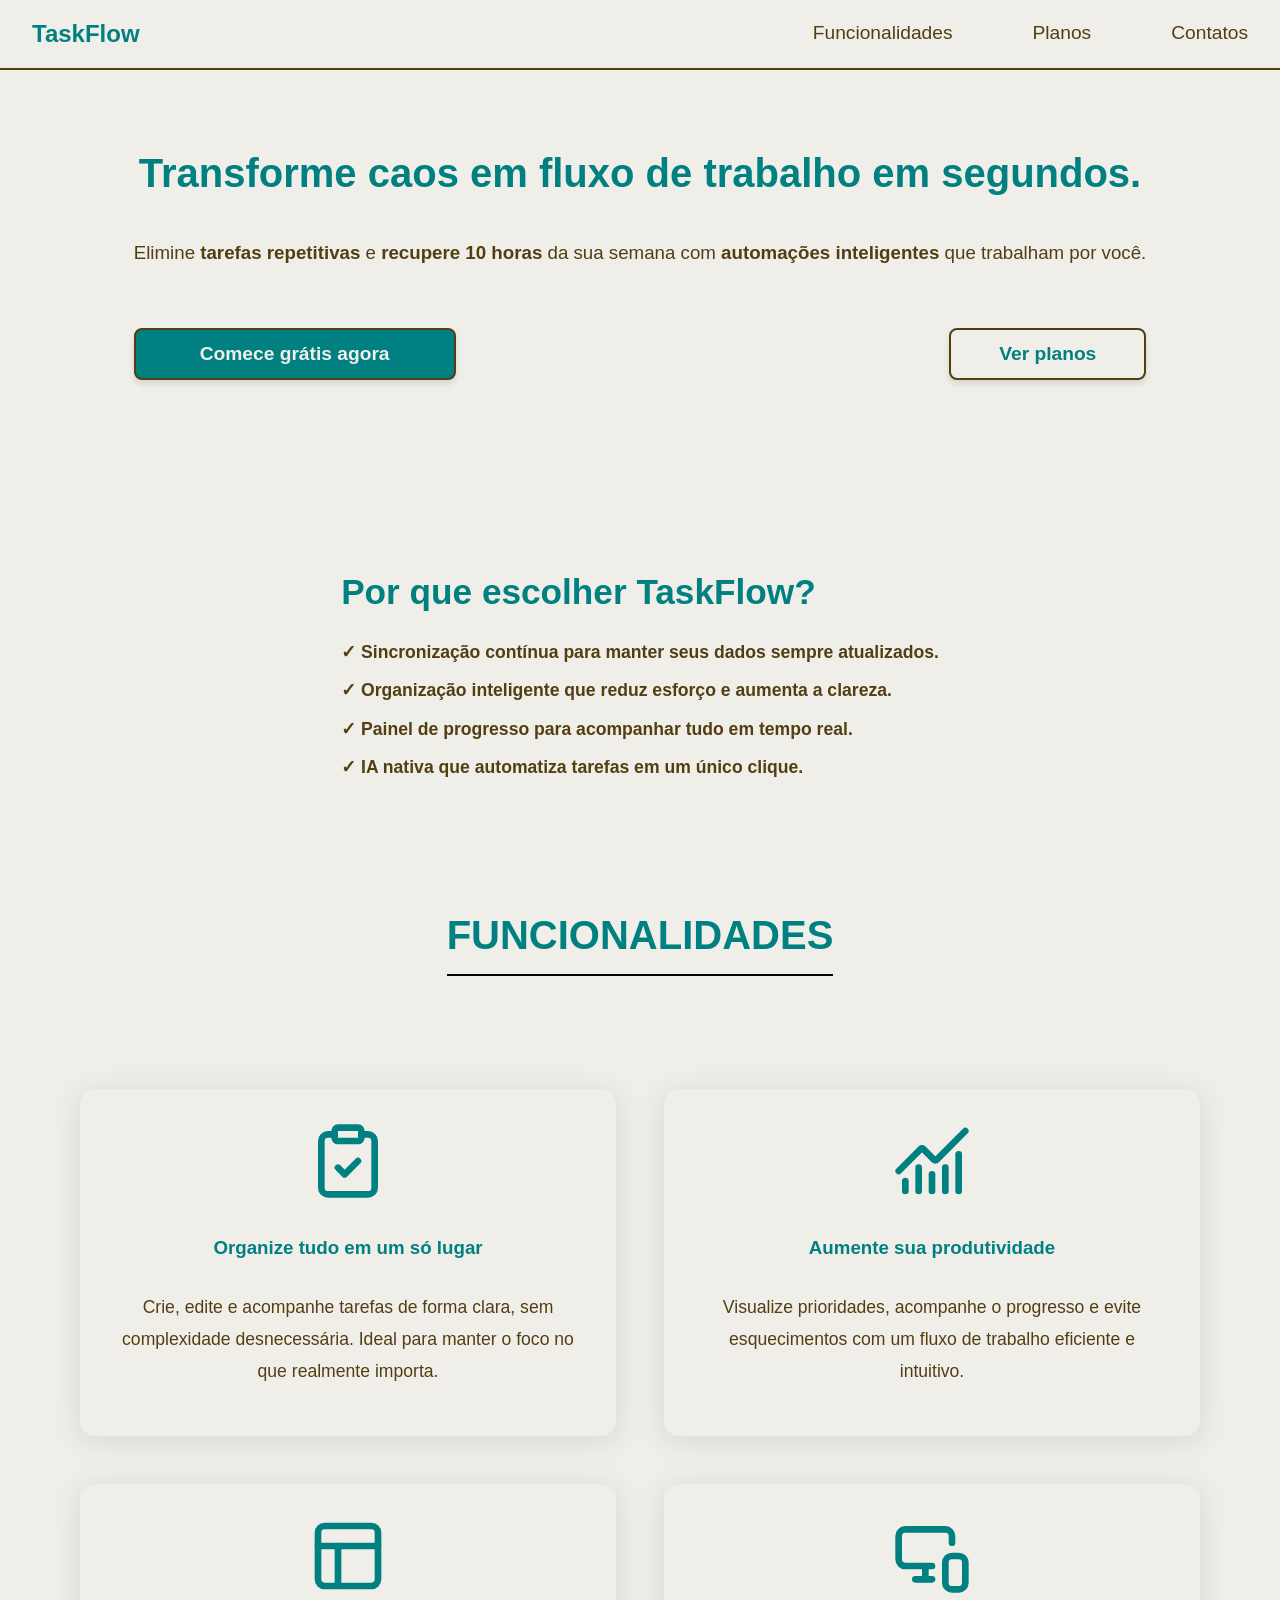
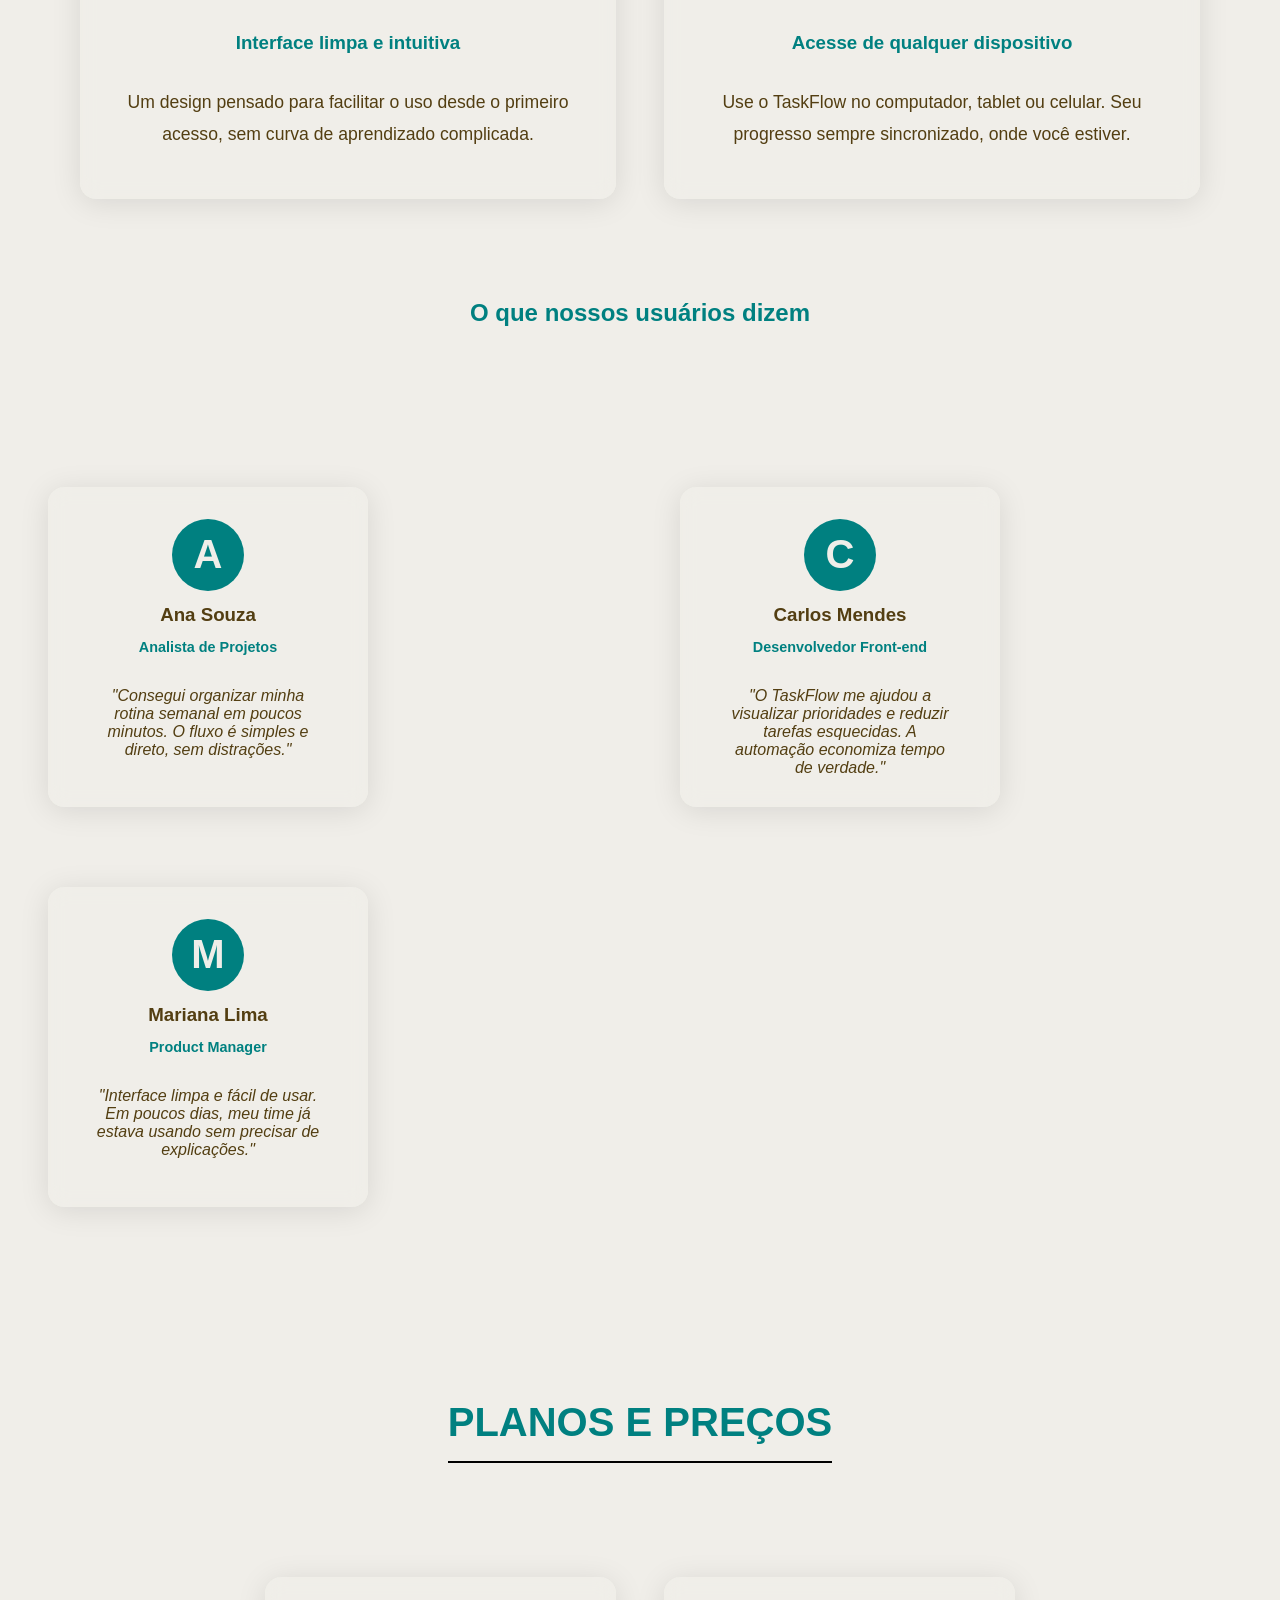
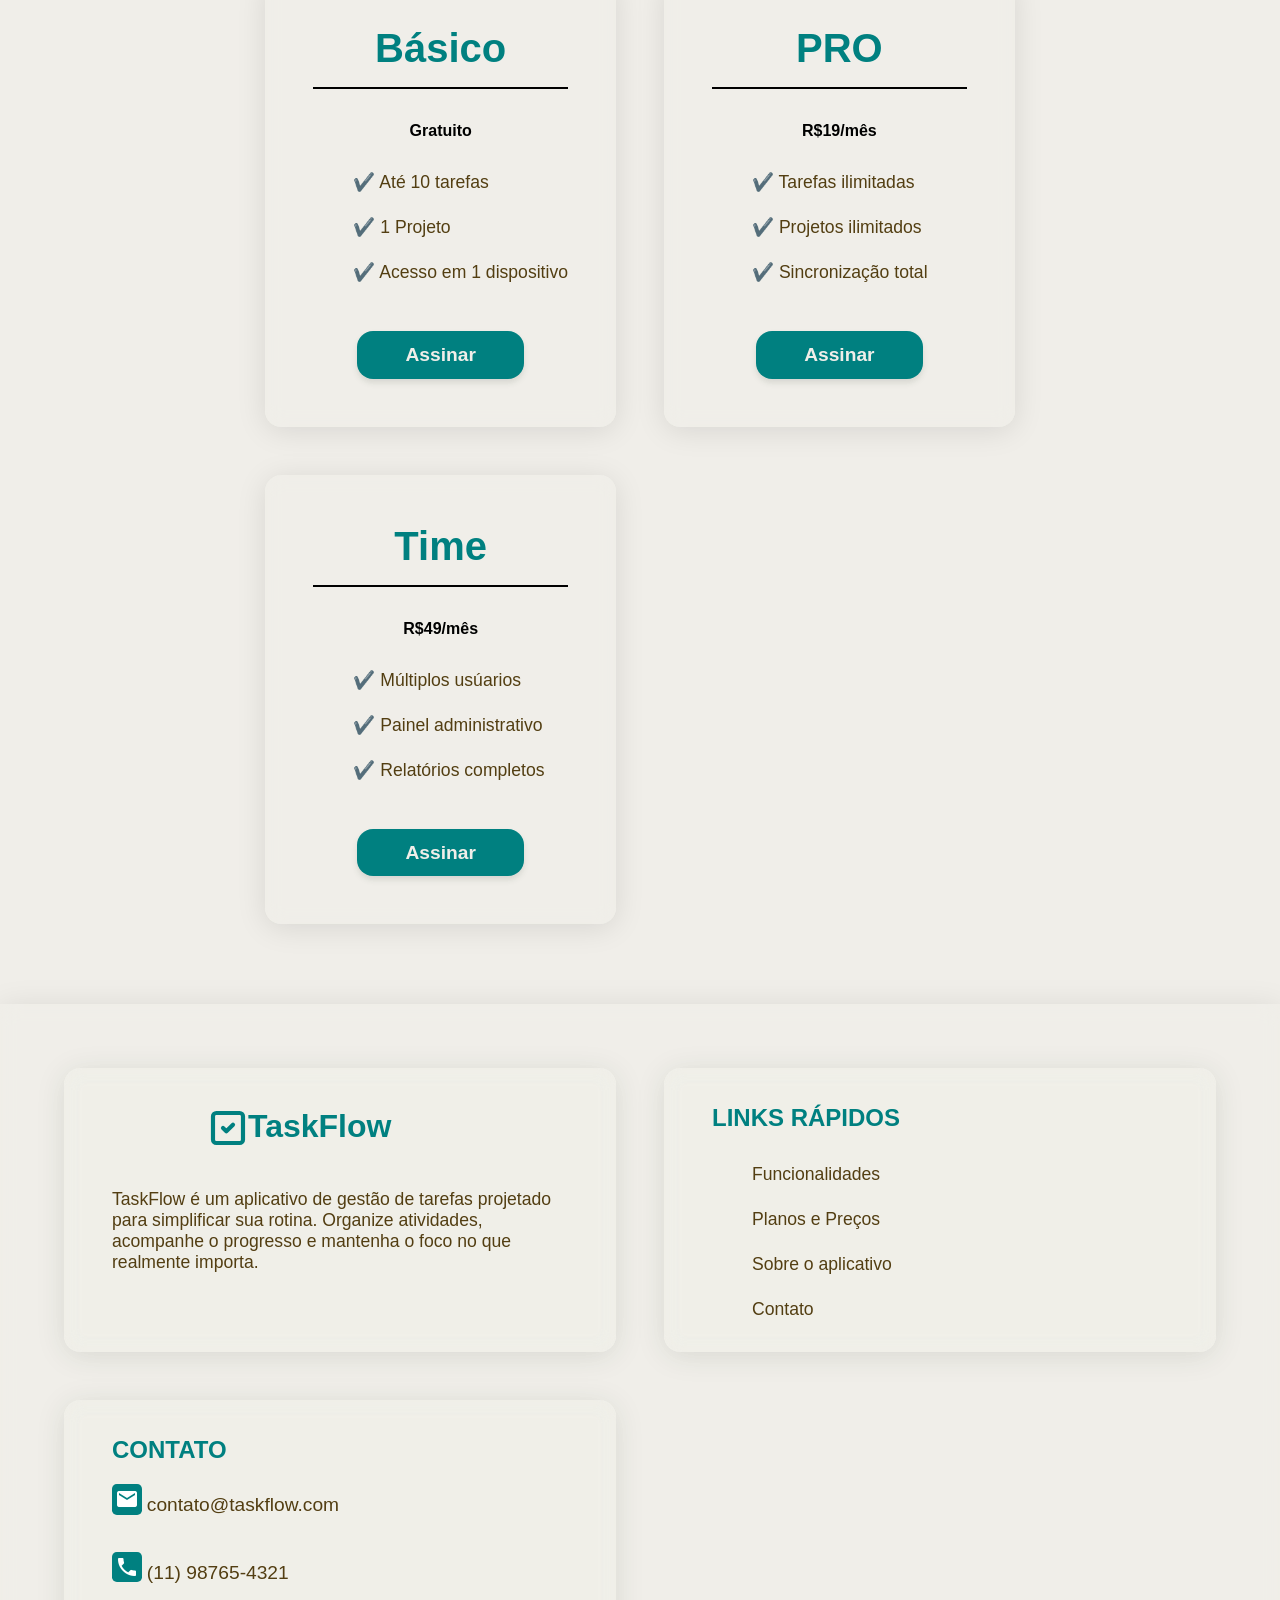
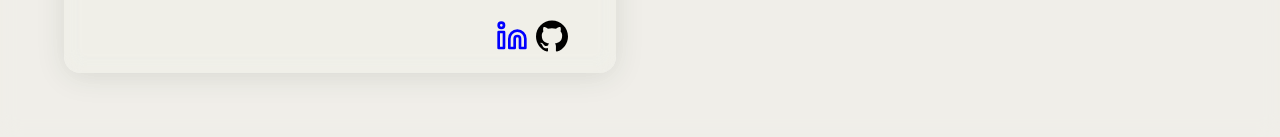
<file: taskflow-landing/index.html>
<!DOCTYPE html>
<html lang="pt-BR">

<head>
    <meta charset="UTF-8">
    <meta name="viewport" content="width=device-width, initial-scale=1.0">
    <title>TaskFlow | Organize suas tarefas</title>
    <link rel="stylesheet" href="css/style.css">
    <link rel="stylesheet" href="css/variaveis.css">
    <link href="https://fonts.googleapis.com/icon?family=Material+Icons" rel="stylesheet">
</head>

<body>
    <header>
        <nav>
            <h1>TaskFlow</h1>
            <ul class="ul-nav">
                <li><a href="#features">Funcionalidades</a></li>
                <li><a href="#pricing">Planos</a></li>
                <li><a href="#contact">Contatos</a></li>
            </ul>
        </nav>
    </header>

    <main>
        <section id="hero">
            <div class="title">
                <h1 class="h1-hero"> Transforme caos em fluxo de trabalho em segundos.</h1>
                <h3>
                    Elimine <strong> tarefas repetitivas </strong> e <strong> recupere 10 horas </strong>da sua semana
                    com <strong> automações inteligentes </strong> que trabalham por você.
                </h3>
                <div class="buttons-hero">
                    <a href="https://task-flow-app-lovat.vercel.app" target="_blank" rel="noopener" >
                        <button class="btn-free transition"> Comece grátis agora </button>
                    </a>
                    <a href="#pricing">
                        <button class="btn-view-plan transition"> Ver planos</button>
                    </a>
                </div>
            </div>

            <div class="description">
                <h2>Por que escolher TaskFlow?</h2>

                <p>✓ Sincronização contínua para manter seus dados sempre atualizados.</p>
                <p>✓ Organização inteligente que reduz esforço e aumenta a clareza.</p>
                <p>✓ Painel de progresso para acompanhar tudo em tempo real.</p>
                <p>✓ IA nativa que automatiza tarefas em um único clique.</p>
            </div>

        </section>


        <section id="features">
            <h1 class="h1-section">FUNCIONALIDADES</h1>
            <div class="features">
                <div class="feature-card effect-glass">
                    <img class="images-feature" src="assets/images/clipboard-check.svg" alt="imagem de um check">

                    <h3>Organize tudo em um só lugar</h3>
                    <p>Crie, edite e acompanhe tarefas de forma clara, sem complexidade desnecessária. Ideal para manter
                        o
                        foco no que realmente importa.</p>
                </div>
                <div class="feature-card effect-glass">
                    <img class="images-feature" src="assets/images/chart-no-axes-combined.svg"
                        alt="imagem de grafico crescente">

                    <h3>Aumente sua produtividade</h3>
                    <p>Visualize prioridades, acompanhe o progresso e evite esquecimentos com um fluxo de trabalho
                        eficiente
                        e intuitivo.</p>
                </div>
                <div class="feature-card effect-glass">
                    <img class="images-feature" src="assets/images/layout (1).svg"
                        alt="imagem que mostra um layout organizado">

                    <h3>Interface limpa e intuitiva</h3>
                    <p>Um design pensado para facilitar o uso desde o primeiro acesso, sem curva de aprendizado
                        complicada.
                    </p>
                </div>
                <div class="feature-card effect-glass">
                    <img class="images-feature" src="assets/images/monitor-smartphone.svg"
                        alt="imagem que mostra monitor  e smartphone">

                    <h3>Acesse de qualquer dispositivo</h3>
                    <p>Use o TaskFlow no computador, tablet ou celular. Seu progresso sempre sincronizado, onde você
                        estiver.</p>
                </div>
            </div>
        </section>

        <!-- em construção -->
        <section id="testimonials">
            <h2>O que nossos usuários dizem</h2>
            <div class="testimonials-container">
                <div class="testimonials-card effect-glass">
                    <span class="avatar"></span>
                    <h3>Ana Souza</h3>
                    <h4>Analista de Projetos</h4>
                    <p>"Consegui organizar minha rotina semanal em poucos minutos. O fluxo é simples e direto, sem
                        distrações."</p>
                </div>
                <div class="testimonials-card effect-glass">
                    <span class="avatar"></span>
                    <h3>Carlos Mendes</h3>
                    <h4>Desenvolvedor Front-end</h4>
                    <p>"O TaskFlow me ajudou a visualizar prioridades e reduzir tarefas esquecidas. A automação
                        economiza tempo de verdade."</p>
                </div>
                <div class="testimonials-card effect-glass">
                    <span class="avatar"></span>
                    <h3>Mariana Lima</h3>
                    <h4>Product Manager</h4>
                    <p>"Interface limpa e fácil de usar. Em poucos dias, meu time já estava usando sem precisar de
                        explicações."</p>
                </div>
            </div>
        </section>

        <section id="pricing">
            <h1 class="h1-section ">PLANOS E PREÇOS</h1>
            <div class="plan-container">
                <div class="plan effect-glass">
                    <h1 class="h1-section">Básico</h1>
                    <h4>Gratuito</h4>
                    <ul class="ul-plan-and-footer">
                        <li>✔️ Até 10 tarefas</li>
                        <li>✔️ 1 Projeto</li>
                        <li>✔️ Acesso em 1 dispositivo</li>
                    </ul>
                    <button class="btn-plan transition">Assinar</button>
                </div>
                <div class="plan effect-glass">
                    <h1 class="h1-section">PRO</h1>
                    <h4>R$19/mês</h4>
                    <ul class="ul-plan-and-footer">
                        <li>✔️ Tarefas ilimitadas</li>
                        <li>✔️ Projetos ilimitados</li>
                        <li>✔️ Sincronização total</li>
                    </ul>
                    <button class="btn-plan transition">Assinar</button>
                </div>
                <div class="plan effect-glass">
                    <h1 class="h1-section">Time</h1>
                    <h4>R$49/mês</h4>
                    <ul class="ul-plan-and-footer">
                        <li>✔️ Múltiplos usúarios</li>
                        <li>✔️ Painel administrativo</li>
                        <li>✔️ Relatórios completos</li>
                    </ul>
                    <button class="btn-plan transition">Assinar</button>
                </div>

            </div>
        </section>
    </main>

    <footer id="contact">
        <div class="footer-container effect-glass ">
            <div class="description-footer effect-glass">
                <img class="logo-taskflow-footer" src="assets/images/square-check.svg" alt="imagem de um check">
                <h1 class="title-footer-logo">TaskFlow</h1>
                <p class="description-taskflow">
                    TaskFlow é um aplicativo de gestão de tarefas projetado para simplificar sua rotina. Organize
                    atividades, acompanhe o progresso e mantenha o foco no que realmente importa.</p>
            </div>

            <div class="speed-links effect-glass">
                <h2>LINKS RÁPIDOS</h2>
                <ul class="ul-plan-and-footer">
                    <li><a href="#features">Funcionalidades</a></li>
                    <li><a href="#pricing">Planos e Preços</a></li>
                    <li><a href="#hero">Sobre o aplicativo</a></li>
                    <li><a href="#contact">Contato</a></li>
                </ul>
            </div>

            <div class="contact effect-glass">
                <h2 class="title-footer-contact">CONTATO</h2>
                <div class="email">
                    <span class="material-icons icons">email </span> <a href="#contact"> contato@taskflow.com</a>
                </div>

                <div class="phone">
                    <span class="material-icons icons ">phone
                    </span>
                    <a href="#contact">(11) 98765-4321</a>
                </div>

                <div class="other-logos">
                    <a href="https://www.linkedin.com/in/wallace-almeida-salima/">
                        <img src="assets/icons/linkedin.svg" alt="logo do linkedin">
                    </a>
                    <a href="https://github.com/Wallacesalima/TaskFlow
                    ">
                        <img src="assets/icons/github.svg" alt="Logo do github">
                    </a>
                </div>
            </div>
        </div>
        </div>

    </footer>

    <script src="js/main.js" defer></script>
</body>

</html>
</file>
<file: taskflow-landing/css/style.css>
* {
    box-sizing: border-box;
}

html {
    scroll-behavior: smooth;
}

body {
    margin: 0;
    background-color: var(--cor-secundaria);
    font-family: Verdana, Geneva, Tahoma, sans-serif;
}

h1 {
    color: var(--cor-primaria);
}

.transition {
    transition: all 0.3s ease;
}

.h1-hero {
    font-size: 2.5rem;
}

nav {
    background-color: var(--cor-secundaria);
    display: flex;
    flex-direction: row;
    align-items: center;
    justify-content: space-between;
    padding: 0 2rem;
    border-bottom: solid 2px var(--cor-terciaria);
}

a {
    text-decoration: none;
    color: var(--cor-primaria);
    font-size: 1.2rem;
}

nav ul {
    gap: 5rem;
    padding: 0;
    margin: 0;
    display: flex;
    flex-direction: row;
}

.ul-nav a {
    color: var(--cor-terciaria);
}

nav ul li {
    border-bottom: solid var(--cor-secundaria) 2px;
}

nav ul li:hover {
    transition: all 0.7s ease-in;
    color: var(--cor-primaria);
    border-bottom: solid var(--cor-primaria) 2px;
}

li {
    list-style-type: none;
}

#hero {
    gap: 8rem;
    padding: 0 2rem;
    min-height: 90vh;
    align-items: center;
    display: flex;
    flex-direction: row;
    justify-content: center;
}

.title {
    padding: 3rem;
    text-align: center;
    flex: 1;
}

.title h3 {
    font-weight: normal;
    color: var(--cor-terciaria);
}

.btn-free {
    background-color: var(--cor-primaria);
    color: var(--cor-secundaria);
    padding: 0.8rem 4rem;
    border: solid 2px var(--cor-terciaria);
    border-radius: 0.5rem;
    cursor: pointer;
    font-size: 1.2rem;
    font-weight: bold;
    text-decoration: none;
    box-shadow: 0 4px 6px rgba(0, 0, 0, 0.1);
    margin-top: 2rem;
}

.btn-view-plan {
    background-color: var(--cor-secundaria);
    color: var(--cor-primaria);
    padding: 0.8rem 3rem;
    border: solid var(--cor-terciaria) 2px;
    border-radius: 0.5rem;
    cursor: pointer;
    font-size: 1.2rem;
    font-weight: bold;
    text-decoration: none;
    box-shadow: 0 4px 6px rgba(0, 0, 0, 0.1);
    margin-top: 2rem;
}

.buttons-hero {
    display: flex;
    flex-direction: row;
    justify-content: space-between;
}

.btn-free:hover {
    box-shadow: 0 4px 6px rgba(0, 0, 0, 0.3);
    opacity: 0.9;
    transform: translateY(-4px);
    transition: 0.3s ease;
}

.btn-view-plan:hover {
    background: rgba(0, 128, 128, 0.10);
    box-shadow: 0 4px 6px rgba(0, 0, 0, 0.3);
    transform: translateY(-4px);
    transition: 0.3s ease;
}

.description {
    flex: 1;
    text-align: left;
}

.description p {
    text-align: left;
    color: var(--cor-terciaria);
    font-size: 1.1rem;
    font-weight: 600;
}

.description h2 {
    font-size: 2.2rem;
}


h3,
h2 {
    color: var(--cor-primaria);
}

h3 {
    line-height: 3rem;
}

.feature-card p {
    color: var(--cor-terciaria);
    line-height: 2rem;
    font-size: 1.1rem;
}

#features {
    display: grid;
    place-items: center;
}

.features {
    padding: 5rem;
    gap: 3rem;
    display: grid;
    grid-template-columns: repeat(2, 1fr);
}

.feature-card {
    text-align: center;
    padding: 2rem;
}

.h1-section {
    text-align: center;
    font-size: 2.5rem;
    border-bottom: solid 2px #000;
    padding-bottom: 1rem;
}

.images-feature {
    width: 5rem;
}

.feature-card:hover {
    box-shadow: 0 4px 6px rgba(0, 0, 0, 0.3);

    background: rgba(0, 128, 128, 0.10);
    transform: translateY(-4px);
    transition: 0.3s ease;
}

#testimonials {
    justify-items: center;
    align-content: center;
}

#testimonials h2 {
    text-align: center;
}

.testimonials-container {
    justify-content: center;
    align-items: flex-end;
    display: flex;
    gap: 5rem;
    margin: 10rem 3rem;

}

.testimonials-card {
    display: flex;
    flex-direction: column;
    text-align: center;
    align-items: center;
    padding: 2rem 1rem;
    min-height: 20rem;
    max-height: 20rem;
    max-width: 20rem;
}

.testimonials-card:hover {
    transform: translateY(-4px)
}

.testimonials-card h3 {
    color: var(--cor-terciaria);
    margin: 0;
}

.testimonials-card h4 {
    color: var(--cor-primaria);
    margin: 0 0 1rem 0;
    font-size: 0.9rem;
}

.testimonials-card p {
    color: var(--cor-terciaria);
    padding: 0 2rem;
    font-style: italic
}


.avatar {
    background-color: var(--cor-primaria);
    padding: 0.8rem 1.2rem;
    border-radius: 50%;
    font-weight: 600;
    font-size: 2.5rem;
    color: var(--cor-secundaria);
    min-width: 4.5rem;
    min-height: 4.5rem;
}

#pricing {
    display: grid;
    place-items: center;
}

.plan-container {
    display: grid;
    grid-template-columns: repeat(3, 1fr);
    gap: 3rem;
    margin-top: 5rem;
}

.plan {
    text-align: center;
    padding: 1rem 3rem 3rem 3rem;
}

.effect-glass {
    /* From https://css.glass */
    background: rgba(240, 238, 233, 0.44);
    border-radius: 1rem;
    box-shadow: 0 4px 30px rgba(0, 0, 0, 0.1);
    backdrop-filter: blur(10.2px);
    -webkit-backdrop-filter: blur(10.2px);
}


.ul-plan-and-footer {
    display: flex;
    flex-direction: column;
    align-items: start;
    gap: 1.5rem;
    margin-top: 2rem;
}

.ul-plan-and-footer li,
.ul-plan-and-footer li a {
    color: var(--cor-terciaria);
    font-size: 1.1rem;
}

.btn-plan {
    background-color: var(--cor-primaria);
    color: var(--cor-secundaria);
    padding: 0.8rem 3rem;
    border: none;
    border-radius: 1rem;
    cursor: pointer;
    font-size: 1.2rem;
    font-weight: bold;
    text-decoration: none;
    box-shadow: 0 4px 6px rgba(0, 0, 0, 0.1);
    margin-top: 2rem;
}

.btn-plan:hover {
    opacity: 0.8;
}

.footer-container {
    display: grid;
    grid-template-columns: repeat(3, 1fr);
    margin: 5rem 0 0 0;
    border-radius: 0;
    padding: 4rem;
    gap: 3rem;
}

.description-footer {
    display: grid;
    grid-template-columns: repeat(3, 1fr);
}

.description-taskflow {
    grid-column: 1 / 4;
    grid-row: 2;
    padding: 0 3rem;
    margin: 0;
    min-height: 10rem;
    color: var(--cor-terciaria);
    font-size: 1.1rem;
}

.title-footer-logo {
    align-self: start;
    padding: 2.5rem 0;
    margin: 0;
}

.logo-taskflow-footer {
    width: 2.5rem;
    display: grid;
    margin: 2.5rem 0 0 0;
    grid-auto-flow: row;
    justify-self: end;
    align-self: start;
}

.footer img {
    width: 2rem;
}

.speed-links {
    padding: 1rem 3rem;
}

.contact {
    display: grid;
    grid-template-columns: repeat(3, 1fr);
    grid-template-rows: repeat(3, 1fr);
    padding: 1rem 3rem;
}

.email a,
.phone a {
    color: var(--cor-terciaria);
}

.title-footer-contact {
    grid-column: 1 / 4;
    grid-row: 1/1;
}

.email {
    grid-column: 1 / 4;
    grid-row: 2 /4;
}

.phone {
    grid-column: 1/4;
    grid-row: 3 / 4;
}

.other-logos {
    display: flex;
    justify-content: end;
    grid-column: 3 / 4;
    gap: 0.5rem;
}

.other-logos img {
    width: 2rem;
}

.icons {
    color: #fff;
    background: var(--cor-primaria);
    padding: 0.2rem;
    border-radius: 0.3rem;
}

.plan.selected {
    outline: 3px solid var(--cor-primaria);
    transform: scale(1.03);
}

.plan.selected .btn-plan {
    background-color: #2ecc71;
    color: #fff;
}



@media screen and (max-width: 1300px) {

    .footer-container,
    .plan-container,
    .testimonials-container {
        display: grid;
        grid-template-columns: repeat(2, 1fr);
    }

    #hero {
        flex-direction: column;
        gap: 2rem;
    }

}

@media screen and (max-width: 768px) {

    nav {
        flex-direction: column;
        justify-content: center;
        text-align: center;
        padding: 0;
        padding-bottom: 1rem;
    }

    nav ul {
        flex-direction: column;
        gap: 1rem;
    }

    #hero {
        padding: 0;
        margin: 0;
        flex-direction: column;
        justify-content: center;
        text-align: center;
        gap: 0;
    }

    .title {
        padding: 6rem 0;
        min-height: 80vh;
    }

    .description p {
        padding: 0 2rem;
        ;
    }

    .description {
        margin-bottom: 2rem;
    }

    .buttons-hero {
        display: flex;
        flex-direction: column;
    }

    .btn-view-plan {
        padding: 0.8rem 7rem;
    }

    h3 {
        line-height: 2rem;
        padding: 0 2rem;
    }

    p {
        line-height: 1.2rem;
    }

    .h1-section,
    .h1-feature,
    .h1-hero {
        font-size: 1.8rem;
    }

    .features {
        display: grid;
        grid-template-columns: 1fr;
        place-items: center;
        padding: 3rem;
    }

    .feature-card {
        width: 100%;
        gap: 0;
    }

    .testimonials-container {
        display: flex;
        flex-direction: column;
        margin: 3rem;
    }

    .plan-container {
        grid-template-columns: 1fr;
        margin-top: 1.5rem;
    }

    .footer-container {
        grid-template-columns: repeat(1, 1fr);
    }

    .description-footer {
        grid-template-columns: repeat(1, 1fr);
        padding: 2rem;
        text-align: center;
    }

    .speed-links h2,
    .contact h2,
    .description {
        text-align: center;
    }

    .ul-plan-and-footer {
        padding: 0;
    }

    .contact {
        grid-template-columns: repeat(1, 1fr);
        padding: 1rem;
    }

    .contact a {
        font-size: 1rem;
    }

    .description-taskflow {
        min-height: auto;
        padding: 0 0.5rem;
    }


}
</file>
<file: taskflow-landing/css/variaveis.css>
:root {
    --cor-primaria: #008080;
    --cor-secundaria: #F0EEE9;
    --cor-terciaria: #533e12;

}
</file>
